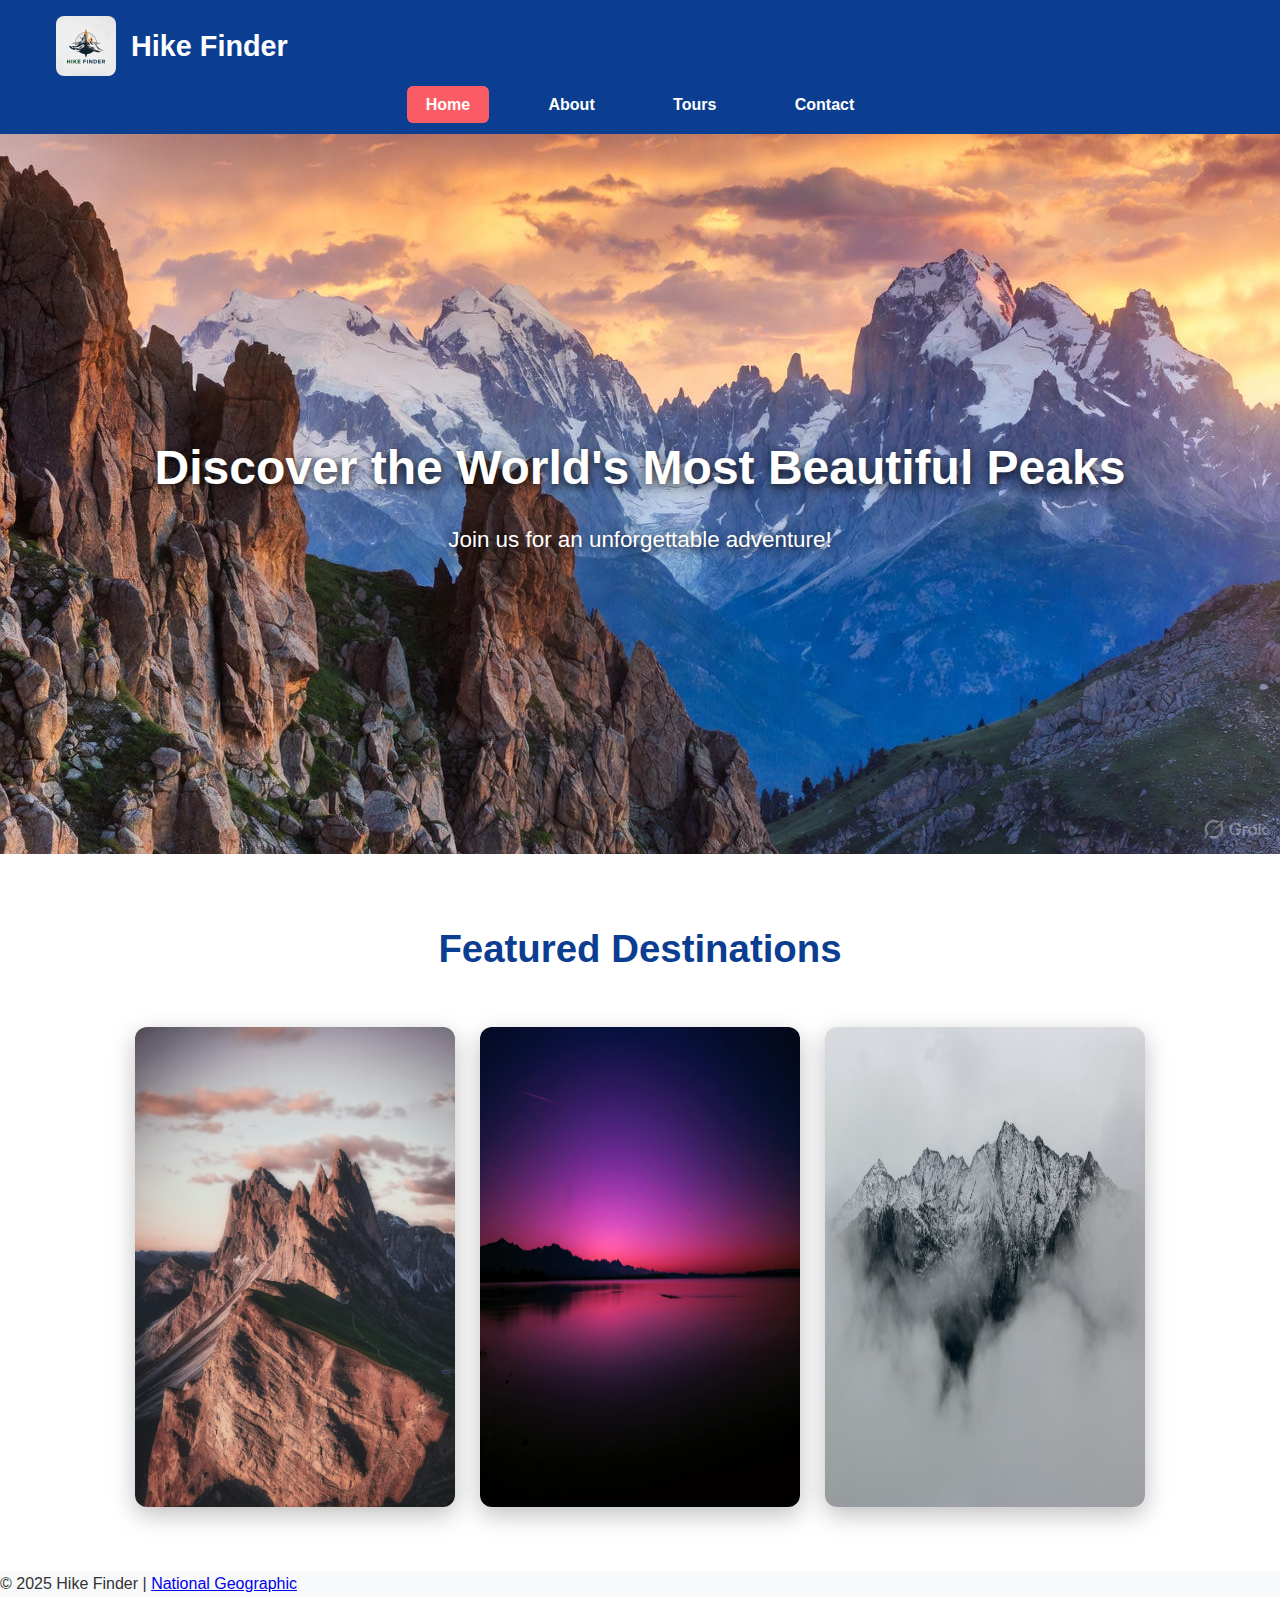
<file: index.html>
<!DOCTYPE html>
<html lang="en">
<head>
    <meta charset="UTF-8">
    <meta name="viewport" content="width=device-width, initial-scale=1.0">
    <title>Hike Finder</title>
    <link rel="stylesheet" href="style.css">
</head>
<body>
    <header>
        <div class="logo">
            <img src="logo.png" alt="Hike Finder Logo">
            <h1>Hike Finder</h1>
        </div>
        <nav>
            <ul>
                <li><a href="index.html" class="active">Home</a></li>
                <li><a href="about.html">About</a></li>
                <li><a href="tours.html">Tours</a></li>
                <li><a href="contact.html">Contact</a></li>
            </ul>
        </nav>
    </header>

    <main>
        <section class="hero">
            <img src="banner.jpg" alt="Mountain Banner">
            <div class="hero-text">
                <h2>Discover the World's Most Beautiful Peaks</h2>
                <p>Join us for an unforgettable adventure!</p>
            </div>
        </section>

        <!-- Bonus Feature: CSS Image Gallery with smooth transitions -->
        <section class="gallery">
            <h2>Featured Destinations</h2>
            <div class="gallery-container">
                <img src="tour1.jpg" alt="Himalayas">
                <img src="tour2.jpg" alt="Andes">
                <img src="tour3.jpg" alt="Alps">
            </div>
        </section>
    </main>

    <footer>
        <p>© 2025 Hike Finder | 
           <a href="https://www.nationalgeographic.com" target="_blank">National Geographic</a>
        </p>
    </footer>

    <script src="script.js"></script>
</body>
</html>
</file>
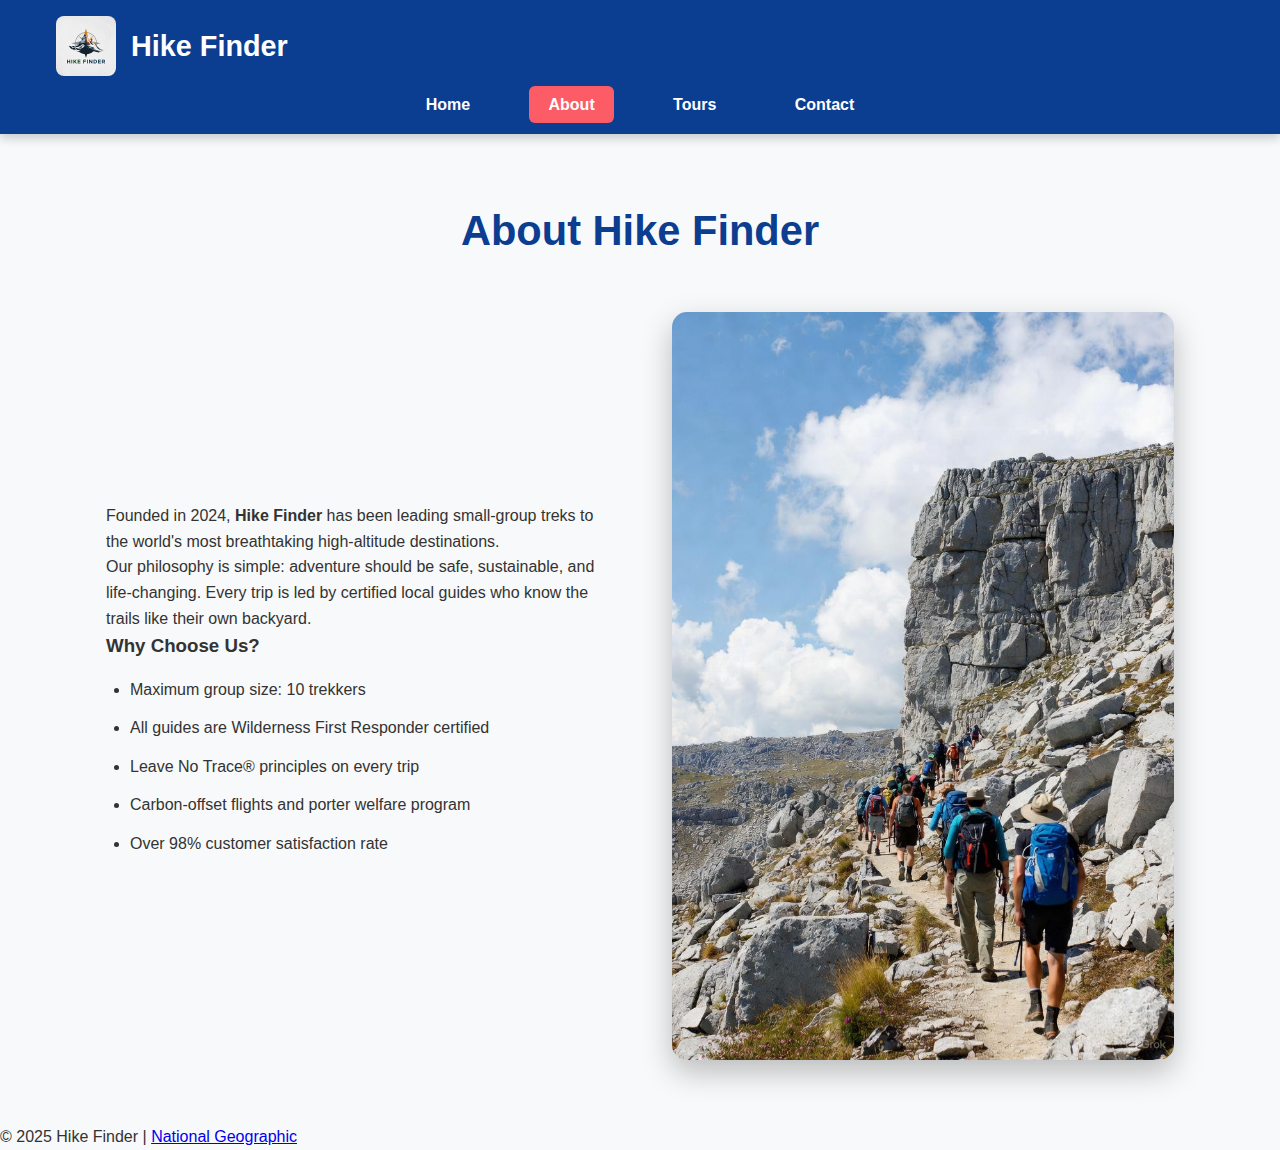
<file: about.html>
<!DOCTYPE html>
<html lang="en">
<head>
    <meta charset="UTF-8">
    <meta name="viewport" content="width=device-width, initial-scale=1.0">
    <title>About Us - Hike Finder</title>
    <link rel="stylesheet" href="style.css">
</head>
<body>
    <header>
        <div class="logo">
            <img src="logo.png" alt="Hike Finder Logo">
            <h1>Hike Finder</h1>
        </div>
        <nav>
            <ul>
                <li><a href="index.html">Home</a></li>
                <li><a href="about.html" class="active">About</a></li>
                <li><a href="tours.html">Tours</a></li>
                <li><a href="contact.html">Contact</a></li>
            </ul>
        </nav>
    </header>

    <main>
        <section class="about-content">
            <h2>About Hike Finder</h2>
            <div class="about-grid">
                <div class="about-text">
                    <p>Founded in 2024, <strong>Hike Finder</strong> has been leading small-group treks to the world's most breathtaking high-altitude destinations.</p>
                    <p>Our philosophy is simple: adventure should be safe, sustainable, and life-changing. Every trip is led by certified local guides who know the trails like their own backyard.</p>
                    <h3>Why Choose Us?</h3>
                    <ul>
                        <li>Maximum group size: 10 trekkers</li>
                        <li>All guides are Wilderness First Responder certified</li>
                        <li>Leave No Trace® principles on every trip</li>
                        <li>Carbon-offset flights and porter welfare program</li>
                        <li>Over 98% customer satisfaction rate</li>
                    </ul>
                </div>
                <div class="about-image">
                    <img src="tour4.jpg" alt="Trekking group in the mountains">
                </div>
            </div>
        </section>
    </main>

    <footer>
        <p>© 2025 Hike Finder | 
           <a href="https://www.nationalgeographic.com" target="_blank">National Geographic</a>
        </p>
    </footer>

    <script src="script.js"></script>
</body>
</html>
</file>
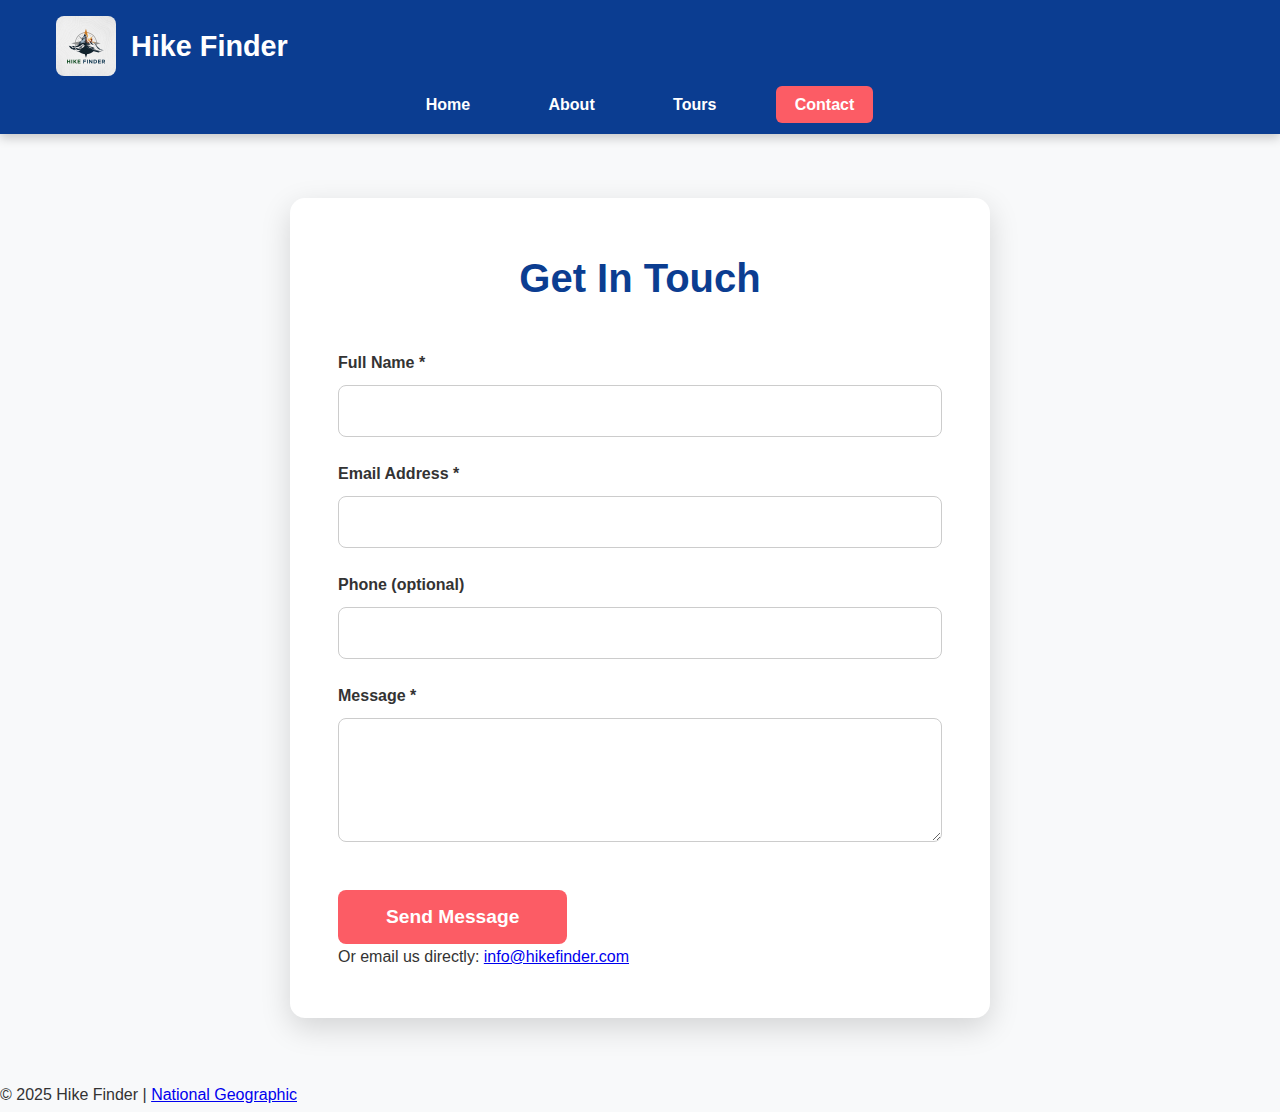
<file: contact.html>
<!DOCTYPE html>
<html lang="en">
<head>
    <meta charset="UTF-8">
    <meta name="viewport" content="width=device-width, initial-scale=1.0">
    <title>Contact Us - Hike Finder</title>
    <link rel="stylesheet" href="style.css">
</head>
<body>
    <header>
        <div class="logo">
            <img src="logo.png" alt="Hike Finder Logo">
            <h1>Hike Finder</h1>
        </div>
        <nav>
            <ul>
                <li><a href="index.html">Home</a></li>
                <li><a href="about.html">About</a></li>
                <li><a href="tours.html">Tours</a></li>
                <li><a href="contact.html" class="active">Contact</a></li>
            </ul>
        </nav>
    </header>

    <main>
        <section class="contact-form">
            <h2>Get In Touch</h2>
            <form action="https://formspree.io/f/your-form-id" method="POST"> <!-- Free form handler -->
                <label for="name">Full Name *</label>
                <input type="text" id="name" name="name" required>

                <label for="email">Email Address *</label>
                <input type="email" id="email" name="_replyto" required>

                <label for="phone">Phone (optional)</label>
                <input type="tel" id="phone" name="phone">

                <label for="message">Message *</label>
                <textarea id="message" name="message" rows="5" required></textarea>

                <button type="submit">Send Message</button>
            </form>

            <p class="email-link">
                Or email us directly: 
                <a href="mailto:info@hikefinder.com">info@hikefinder.com</a>
            </p>
        </section>
    </main>

    <footer>
        <p>© 2025 Hike Finder | 
           <a href="https://www.nationalgeographic.com" target="_blank">National Geographic</a>
        </p>
    </footer>
    <script src="script.js"></script>
</body>
</html>
</file>
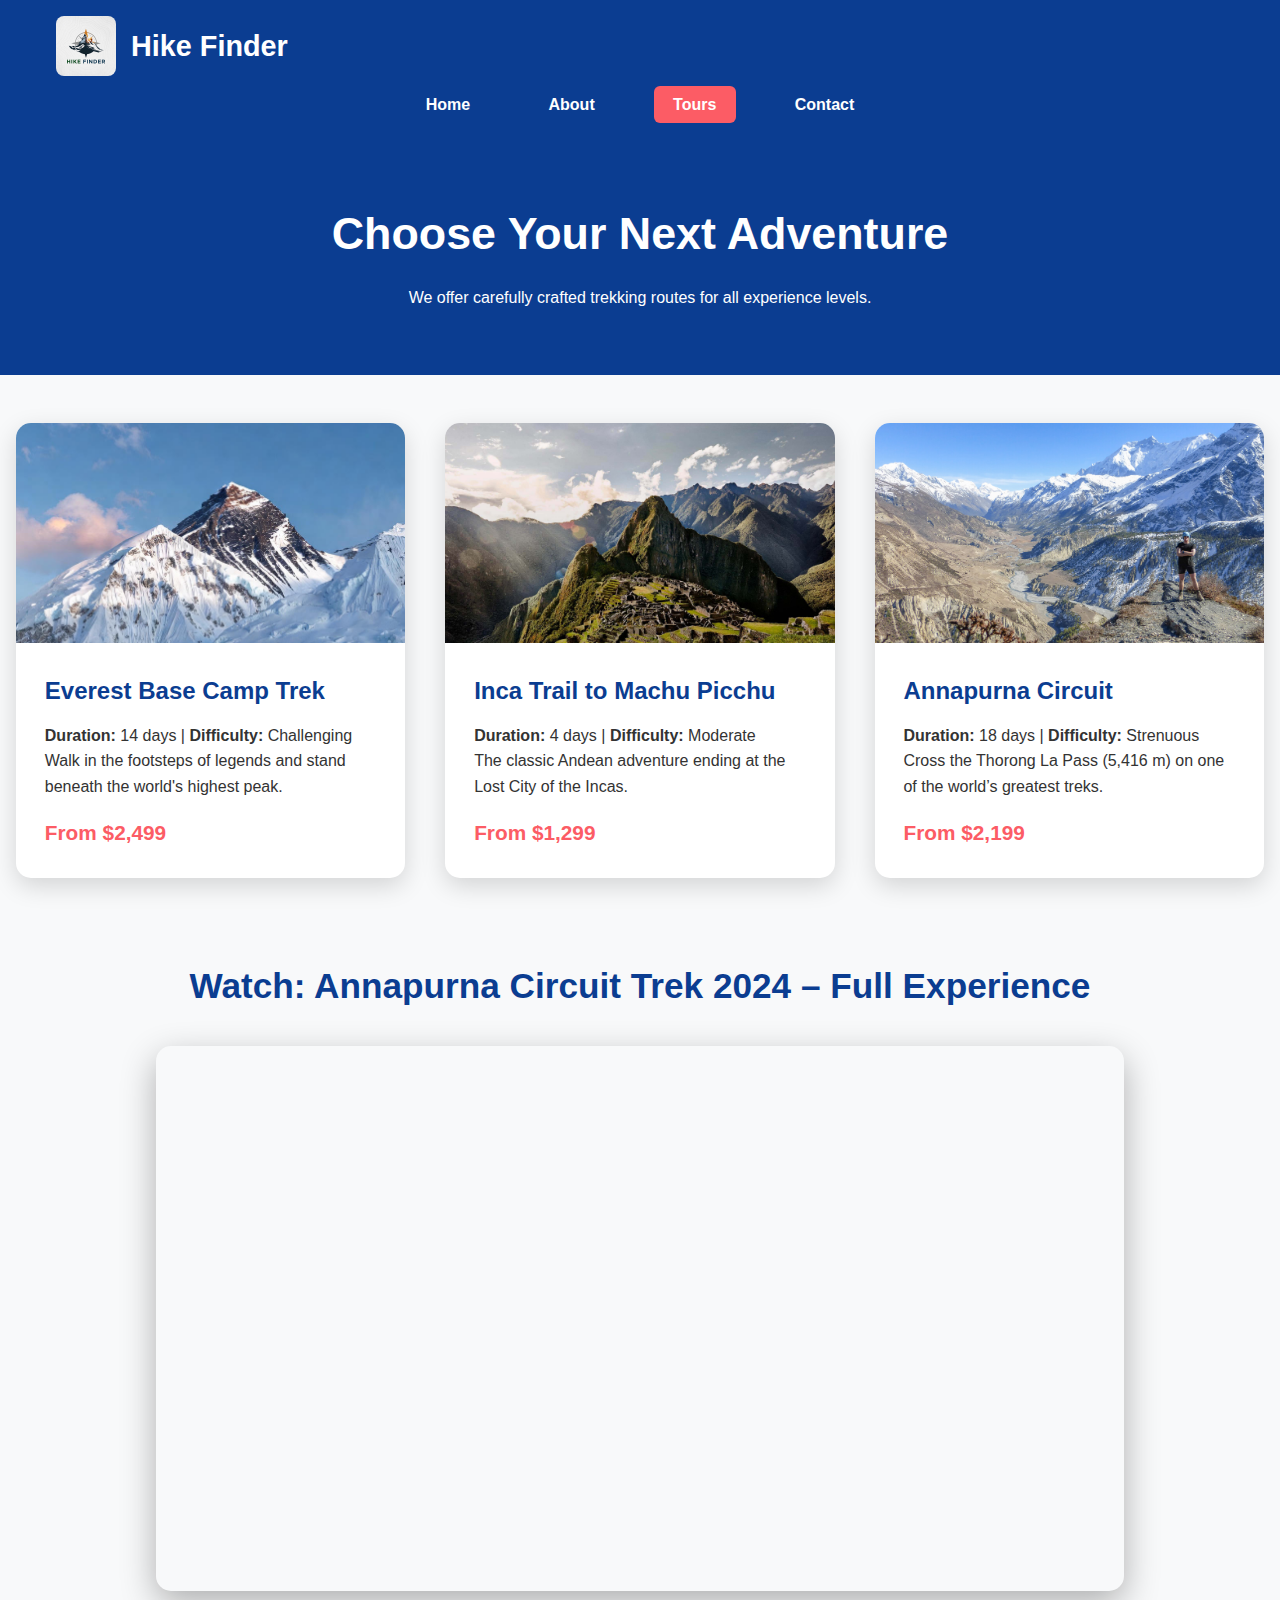
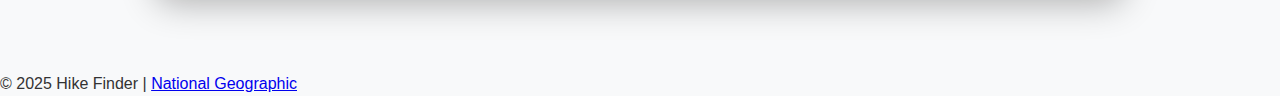
<file: tours.html>
<!DOCTYPE html>
<html lang="en">
<head>
    <meta charset="UTF-8">
    <meta name="viewport" content="width=device-width, initial-scale=1.0">
    <title>Our Tours - Hike Finder</title>
    <link rel="stylesheet" href="style.css">
</head>
<body>
    <header>
        <div class="logo">
            <img src="logo.png" alt="Hike Finder Logo">
            <h1>Hike Finder</h1>
        </div>
        <nav>
            <ul>
                <li><a href="index.html">Home</a></li>
                <li><a href="about.html">About</a></li>
                <li><a href="tours.html" class="active">Tours</a></li>
                <li><a href="contact.html">Contact</a></li>
            </ul>
        </nav>
    </header>

    <main>
        <section class="tours-intro">
            <h2>Choose Your Next Adventure</h2>
            <p>We offer carefully crafted trekking routes for all experience levels.</p>
        </section>

        <section class="tours-list">
            <div class="tour-card">
                <img src="tour5.jpg" alt="Everest Base Camp">
                <div class="tour-info">
                    <h3>Everest Base Camp Trek</h3>
                    <p><strong>Duration:</strong> 14 days | <strong>Difficulty:</strong> Challenging</p>
                    <p>Walk in the footsteps of legends and stand beneath the world's highest peak.</p>
                    <p><strong>From $2,499</strong></p>
                </div>
            </div>

            <div class="tour-card">
                <img src="tour6.jpg" alt="Inca Trail to Machu Picchu">
                <div class="tour-info">
                    <h3>Inca Trail to Machu Picchu</h3>
                    <p><strong>Duration:</strong> 4 days | <strong>Difficulty:</strong> Moderate</p>
                    <p>The classic Andean adventure ending at the Lost City of the Incas.</p>
                    <p><strong>From $1,299</strong></p>
                </div>
            </div>

            <div class="tour-card">
                <img src="tour7.jpg" alt="Annapurna Circuit">
                <div class="tour-info">
                    <h3>Annapurna Circuit</h3>
                    <p><strong>Duration:</strong> 18 days | <strong>Difficulty:</strong> Strenuous</p>
                    <p>Cross the Thorong La Pass (5,416 m) on one of the world’s greatest treks.</p>
                    <p><strong>From $2,199</strong></p>
                </div>
            </div>
        </section>

        
        <!-- Bonus Feature: Embedded YouTube Video (Fixed for 2025 – no Error 153) -->
        <section class="video-section">
            <h2>Watch: Annapurna Circuit Trek 2024 – Full Experience</h2>
            <div class="video-wrapper">
                <iframe 
                    width="100%" 
                    height="515"
                    src="https://www.youtube-nocookie.com/embed/ZQy8rDxEdRU?rel=0&modestbranding=1"
                    title="Annapurna Circuit Trek 2024 – Full Experience"
                    frameborder="0"
                    allow="accelerometer; autoplay; clipboard-write; encrypted-media; gyroscope; picture-in-picture; web-share"
                    referrerpolicy="strict-origin-when-cross-origin"
                    allowfullscreen>
                </iframe>
            </div>
        </section>

    <footer>
        <p>© 2025 Hike Finder | 
           <a href="https://www.nationalgeographic.com" target="_blank">National Geographic</a>
        </p>
    </footer>

    <script src="script.js"></script>
</body>
</html>
</file>
<file: style.css>
/* ===============================================
   Hike Finder – style.css
   =============================================== */

* {
    margin: 0;
    padding: 0;
    box-sizing: border-box;
}

body {
    font-family: 'Segoe UI', Arial, Helvetica, sans-serif;
    line-height: 1.6;
    color: #333;
    background: #f8f9fa;
}

img {
    max-width: 100%;
    height: auto;
    display: block;
}

/* ==================== HEADER & NAVIGATION ==================== */
header {
    background: #0b3d91;
    color: white;
    padding: 1rem 0;
    box-shadow: 0 4px 10px rgba(0,0,0,0.2);
}

.logo {
    display: flex;
    align-items: center;
    gap: 15px;
    max-width: 1200px;
    margin: 0 auto;
    padding: 0 1rem;
}

.logo img {
    height: 60px;
    border-radius: 8px;
}

.logo h1 {
    font-size: 1.8rem;
}

nav ul {
    list-style: none;
    display: flex;
    justify-content: center;
    gap: 2.5rem;
    margin-top: 1rem;
    flex-wrap: wrap;
}

nav a {
    color: white;
    text-decoration: none;
    font-weight: 600;
    padding: 0.6rem 1.2rem;
    border-radius: 6px;
    transition: background 0.3s ease, transform 0.2s;
}

nav a:hover,
nav a.active {
    background: #fc5c65;
    transform: translateY(-2px);
}

/* ==================== HERO (Home page) ==================== */
.hero {
    position: relative;
    overflow: hidden;
}

.hero img {
    width: 100%;
    height: auto;
    max-height: 80vh;
    object-fit: cover;
}

.hero-text {
    position: absolute;
    top: 50%;
    left: 50%;
    transform: translate(-50%, -50%);
    text-align: center;
    color: white;
    text-shadow: 0 3px 10px rgba(0,0,0,0.8);
    width: 90%;
}

.hero-text h2 {
    font-size: 3rem;
    margin-bottom: 1rem;
}

.hero-text p {
    font-size: 1.4rem;
}

/* ==================== GALLERY – Bonus Feature (Home) ==================== */
.gallery {
    padding: 4rem 1rem;
    background: white;
}

.gallery h2 {
    text-align: center;
    margin-bottom: 3rem;
    font-size: 2.4rem;
    color: #0b3d91;
}

.gallery-container {
    display: flex;
    flex-wrap: wrap;
    gap: 25px;
    justify-content: center;
    max-width: 1200px;
    margin: 0 auto;
}

.gallery-container img {
    width: 320px;
    border-radius: 12px;
    box-shadow: 0 8px 25px rgba(0,0,0,0.25);
    transition: transform 0.5s ease, box-shadow 0.5s ease;
}

.gallery-container img:hover {
    transform: scale(1.10);
    box-shadow: 0 20px 40px rgba(0,0,0,0.4);
}

/* ==================== ABOUT PAGE ==================== */
.about-content {
    max-width: 1100px;
    margin: 4rem auto;
    padding: 0 1rem;
}

.about-content h2 {
    text-align: center;
    font-size: 2.6rem;
    color: #0b3d91;
    margin-bottom: 3rem;
}

.about-grid {
    display: grid;
    grid-template-columns: 1fr 1fr;
    gap: 4rem;
    align-items: center;
}

.about-text ul {
    margin-left: 1.5rem;
    margin-top: 1rem;
}

.about-text li {
    margin-bottom: 0.8rem;
}

.about-image img {
    border-radius: 15px;
    box-shadow: 0 12px 30px rgba(0,0,0,0.25);
}

/* ==================== TOURS PAGE ==================== */
.tours-intro {
    text-align: center;
    padding: 4rem 1rem;
    background: #0b3d91;
    color: white;
}

.tours-intro h2 {
    font-size: 2.8rem;
    margin-bottom: 1rem;
}

.tours-list {
    display: grid;
    grid-template-columns: repeat(auto-fit, minmax(340px, 1fr));
    gap: 2.5rem;
    max-width: 1300px;
    margin: 3rem auto;
    padding: 0 1rem;
}

.tour-card {
    background: white;
    border-radius: 15px;
    overflow: hidden;
    box-shadow: 0 8px 25px rgba(0,0,0,0.15);
    transition: transform 0.4s ease, box-shadow 0.4s ease;
}

.tour-card:hover {
    transform: translateY(-12px);
    box-shadow: 0 20px 40px rgba(0,0,0,0.3);
}

.tour-card img {
    width: 100%;
    height: 220px;
    object-fit: cover;
}

.tour-info {
    padding: 1.8rem;
}

.tour-info h3 {
    color: #0b3d91;
    margin-bottom: 0.8rem;
    font-size: 1.5rem;
}

.tour-info p:last-of-type {
    font-weight: bold;
    color: #fc5c65;
    font-size: 1.3rem;
    margin-top: 1rem;
}

/* Video Section – Bonus Feature (Tours page) */
.video-section {
    max-width: 1000px;
    margin: 5rem auto;
    text-align: center;
    padding: 0 1rem;
}

.video-section h2 {
    margin-bottom: 2rem;
    color: #0b3d91;
    font-size: 2.2rem;
}

.video-wrapper {
    position: relative;
    padding-bottom: 56.25%; /* 16:9 */
    height: 0;
    overflow: hidden;
    border-radius: 15px;
    box-shadow: 0 12px 35px rgba(0,0,0,0.3);
}

.video-wrapper iframe {
    position: absolute;
    top: 0;
    left: 0;
    width: 100%;
    height: 100%;
    border: 0;
}

/* ==================== CONTACT FORM ==================== */
.contact-form {
    max-width: 700px;
    margin: 4rem auto;
    padding: 3rem;
    background: white;
    border-radius: 15px;
    box-shadow: 0 10px 30px rgba(0,0,0,0.15);
}

.contact-form h2 {
    text-align: center;
    margin-bottom: 2.5rem;
    color: #0b3d91;
    font-size: 2.5rem;
}

.contact-form label {
    display: block;
    margin-top: 1.5rem;
    font-weight: 600;
}

.contact-form input,
.contact-form textarea {
    width: 100%;
    padding: 1rem;
    margin-top: 0.6rem;
    border: 1px solid #ccc;
    border-radius: 8px;
    font-size: 1rem;
    transition: border 0.3s;
}

.contact-form input:focus,
.contact-form textarea:focus {
    outline: none;
    border-color: #fc5c65;
}

.contact-form button {
    margin-top: 2.5rem;
    padding: 1rem 3rem;
    background: #fc5c65;
    color: white;
    border: none;
    border-radius: 8px;
    font-size: 1.2rem;
    font-weight: bold;
    cursor: pointer;
    transition: background 0.3s;
}

.contact-form button:hover {
    { background: #e04a53; }

.email-link {
    text-align: center;
    margin-top: 3rem;
    font-size: 1.3rem;
}

.email-link a {
    color: #0b3d91;
    text-decoration: none;
    font-weight: bold;
}

.email-link a:hover {
    text-decoration: underline;
}

/* ==================== FOOTER ==================== */
footer {
    background: #222;
    color: #ddd;
    text-align: center;
    padding: 2rem 1rem;
    margin-top: 5rem;
}

footer a {
    color: #fc5c65;
    text-decoration: none;
}

footer a:hover {
    text-decoration: underline;
}

/* ==================== RESPONSIVE ==================== */
@media (max-width: 900px) {
    .about-grid {
        grid-template-columns: 1fr;
    }
    .hero-text h2 { font-size: 2.4rem; }
}

@media (max-width: 768px) {
    .logo {
        flex-direction: column;
        text-align: center;
    }
    nav ul {
        flex-direction: column;
        align-items: center;
        gap: 1rem;
    }
    .hero-text h2 { font-size: 2rem; }
    .hero-text p { font-size: 1.2rem; }
}

@media (max-width: 480px) {
    .gallery-container img { width: 100%; }
    .tour-card img { height: 180px; }
}
</file>
